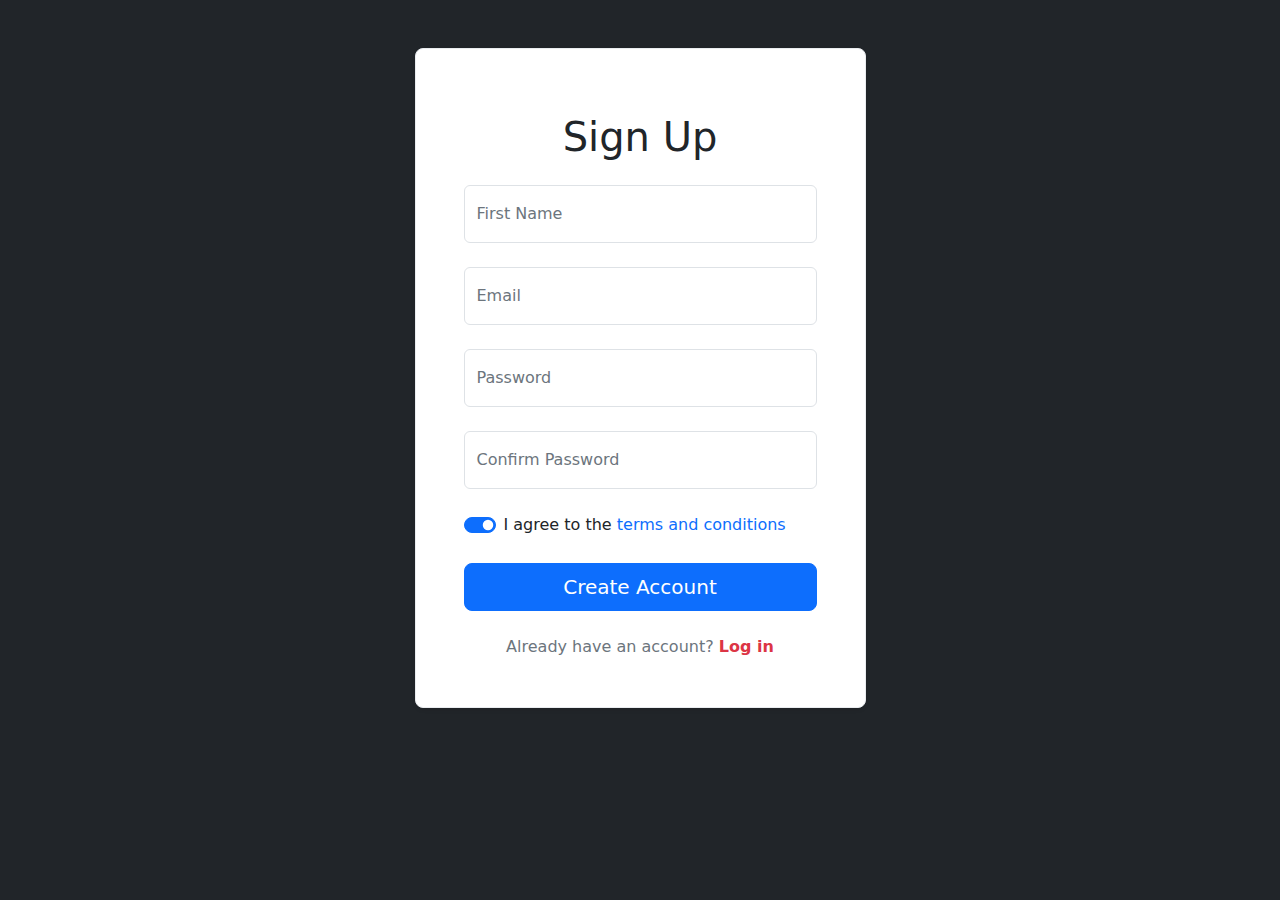
<file: login.html>
<!DOCTYPE html>
<html lang="en">
<head>
    <meta charset="UTF-8">
    <link rel="stylesheet" href="loginStyle.css">
    <meta name="viewport" content="width=device-width, initial-scale=1.0">
    <title>Document</title>
    <link rel="stylesheet" href="https://unpkg.com/bootstrap@5.3.3/dist/css/bootstrap.min.css">
    <!-- <link rel="stylesheet" href="https://cdn.jsdelivr.net/npm/bootstrap@4.3.1/dist/css/bootstrap.min.css" integrity="sha384-ggOyR0iXCbMQv3Xipma34MD+dH/1fQ784/j6cY/iJTQUOhcWr7x9JvoRxT2MZw1T" crossorigin="anonymous"> -->
</head>
<body>
    <!-- Registration 13 - Bootstrap Brain Component -->
    <section class="mainb bg-dark py-3 py-md-5">
        <div class="container">
        <div class="row justify-content-center">
            <div class="col-12 col-sm-10 col-md-8 col-lg-6 col-xl-5 col-xxl-4">
            <div class="card border border-light-subtle rounded-3 shadow-sm">
                <div class="card-body p-3 p-md-4 p-xl-5">
                <div class="text-center mb-3">
                    <!-- <a href="#!">
                    <img src="./assets/img/bsb-logo.svg" alt="BootstrapBrain Logo" width="175" height="57">
                    </a> -->
                </div>
                <h2 class="fs-1 fw-normal text-center text-dark mb-4">Sign Up</h2>
                <form action="#!">
                    <div class="row gy-2 overflow-hidden">
                    <div class="col-12">
                        <div class="form-floating mb-3">
                        <input type="text" class="form-control" name="firstName" id="firstName" placeholder="Full Name" required>
                        <label for="firstName" class="form-label text-secondary">First Name</label>
                        </div>
                    </div>
                    <div class="col-12">
                        <div class="form-floating mb-3">
                        <input type="email" class="form-control" name="email" id="email" placeholder="name@example.com" required>
                        <label for="email" class="form-label text-secondary">Email</label>
                        </div>
                    </div>
                    <div class="col-12">
                        <div class="form-floating mb-3">
                        <input type="password" class="form-control" name="password" id="password" value="" placeholder="Password" required>
                        <label for="password" class="form-label text-secondary">Password</label>
                        </div>
                    </div>
                    <div class="col-12">
                        <div class="form-floating mb-3">
                        <input type="password" class="form-control" name="password" id="password" value="" placeholder="Confirm Password" required>
                        <label for="password" class="form-label text-secondary">Confirm Password</label>
                        </div>
                    </div>
                    <div class="col-12">
                        <div class="form-check form-switch">
                            <input class="form-check-input" type="checkbox" id="flexSwitchCheckChecked" checked>
                            <label class="form-check-label" for="flexSwitchCheckChecked">
                                I agree to the <a href="#!" class="link-primary text-decoration-none">terms and conditions</a>
                            </label>
                        </div>
                    </div>
                    <div class="col-12">
                        <div class="d-grid my-3">
                        <button class="btn btn-primary btn-lg" type="submit">Create Account</button>
                        </div>
                    </div>
                    <div class="col-12">
                        <p class="m-0 text-secondary text-center">Already have an account? <a href="#!" class="link-danger text-decoration-none fw-bold">Log in</a></p>
                    </div>
                    </div>
                </form>
                </div>
            </div>
            </div>
        </div>
        </div>
    </section>
</body>
</html>
</file>
<file: loginStyle.css>
.mainb{
    height:100vh;
}
</file>
